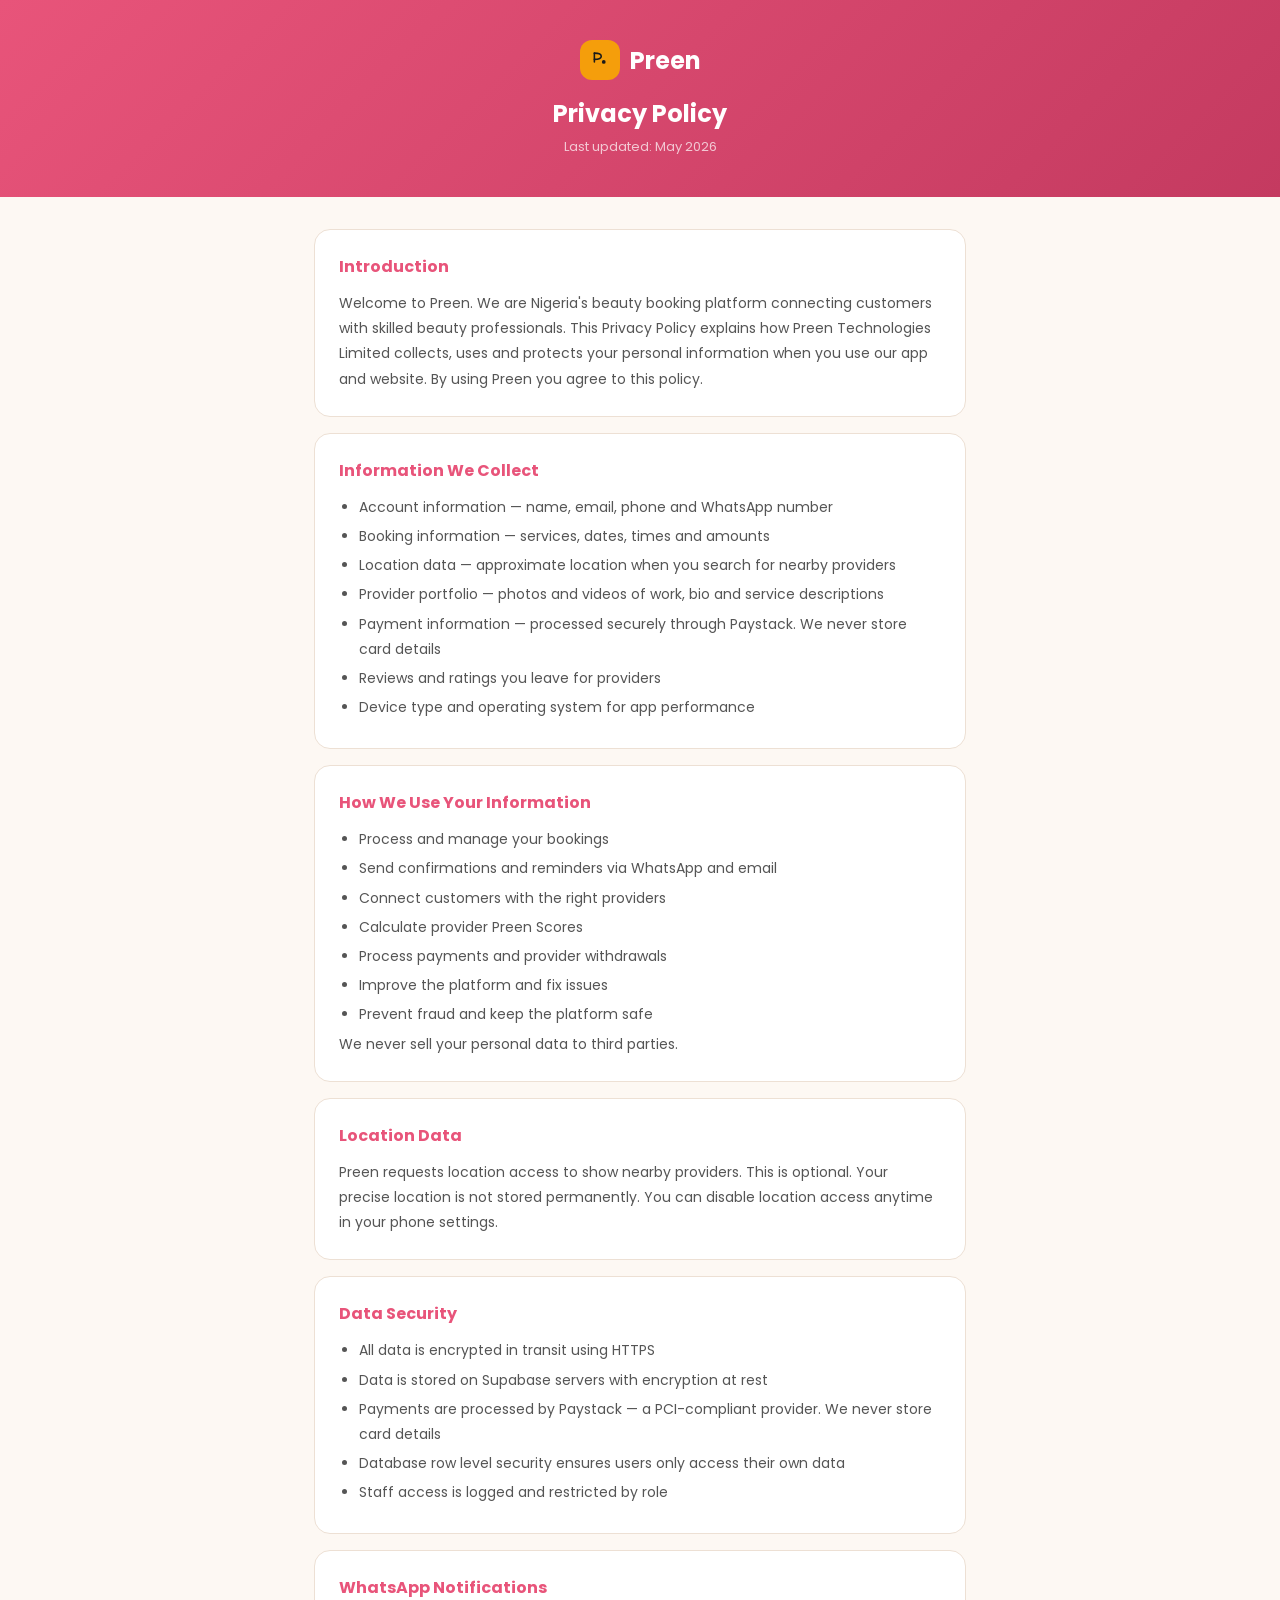
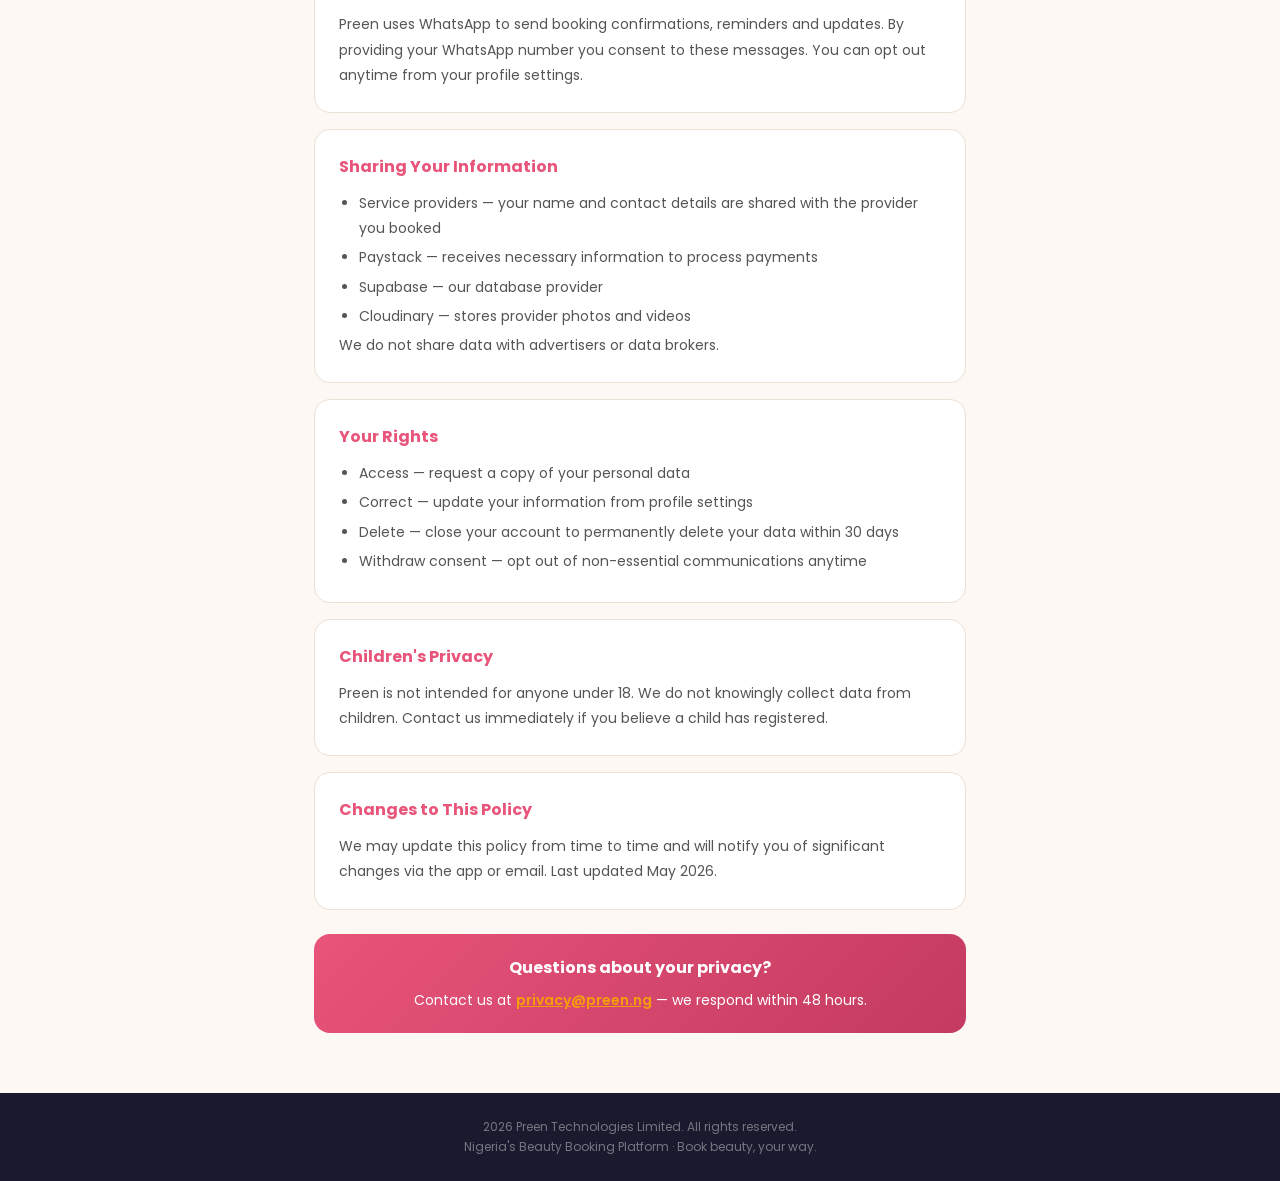
<file: privacy (1).html>
<!DOCTYPE html>
<html lang="en">
<head>
  <meta charset="UTF-8"/>
  <meta name="viewport" content="width=device-width, initial-scale=1.0"/>
  <title>Privacy Policy — Preen</title>
  <link href="https://fonts.googleapis.com/css2?family=Poppins:wght@400;500;600;700&display=swap" rel="stylesheet"/>
  <style>
    *{margin:0;padding:0;box-sizing:border-box;font-family:'Poppins',sans-serif;}
    body{background:#FDF8F3;color:#1A1A1A;}
    .header{background:linear-gradient(135deg,#E8547A,#C43A60);padding:40px 24px;text-align:center;}
    .logo{display:flex;align-items:center;justify-content:center;gap:10px;margin-bottom:16px;}
    .logo-icon{width:40px;height:40px;background:#F59E0B;border-radius:12px;display:flex;align-items:center;justify-content:center;}
    .logo-text{font-size:24px;font-weight:700;color:#fff;}
    .header h1{font-size:24px;font-weight:700;color:#fff;margin-bottom:6px;}
    .header p{font-size:13px;color:rgba(255,255,255,0.7);}
    .content{max-width:700px;margin:0 auto;padding:32px 24px 60px;}
    .section{background:#fff;border-radius:16px;padding:24px;margin-bottom:16px;border:1px solid #EDE0D4;}
    .section h2{font-size:16px;font-weight:700;color:#E8547A;margin-bottom:12px;}
    .section p{font-size:14px;color:#555;line-height:1.8;margin-bottom:10px;}
    .section p:last-child{margin-bottom:0;}
    .section ul{padding-left:20px;margin-top:8px;}
    .section ul li{font-size:14px;color:#555;line-height:1.8;margin-bottom:4px;}
    .footer{text-align:center;padding:24px;background:#1A1A2E;}
    .footer p{font-size:12px;color:rgba(255,255,255,0.4);line-height:1.7;}
    .contact-box{background:linear-gradient(135deg,#E8547A,#C43A60);border-radius:16px;padding:20px;text-align:center;margin-top:24px;}
    .contact-box p{color:#fff;font-size:14px;line-height:1.7;}
    .contact-box a{color:#F59E0B;font-weight:600;}
  </style>
</head>
<body>
<div class="header">
  <div class="logo">
    <div class="logo-icon">
      <svg width="20" height="20" viewBox="0 0 64 64" fill="none">
        <path d="M14 10 C14 10 14 30 14 38" stroke="#1A1A1A" stroke-width="5" stroke-linecap="round"/>
        <path d="M14 10 C14 10 36 10 36 20 C36 30 14 30 14 30" stroke="#1A1A1A" stroke-width="5" stroke-linecap="round" fill="none"/>
        <circle cx="44" cy="38" r="6" fill="#1A1A1A"/>
      </svg>
    </div>
    <div class="logo-text">Preen</div>
  </div>
  <h1>Privacy Policy</h1>
  <p>Last updated: May 2026</p>
</div>
<div class="content">
  <div class="section"><h2>Introduction</h2><p>Welcome to Preen. We are Nigeria's beauty booking platform connecting customers with skilled beauty professionals. This Privacy Policy explains how Preen Technologies Limited collects, uses and protects your personal information when you use our app and website. By using Preen you agree to this policy.</p></div>
  <div class="section"><h2>Information We Collect</h2><ul><li>Account information — name, email, phone and WhatsApp number</li><li>Booking information — services, dates, times and amounts</li><li>Location data — approximate location when you search for nearby providers</li><li>Provider portfolio — photos and videos of work, bio and service descriptions</li><li>Payment information — processed securely through Paystack. We never store card details</li><li>Reviews and ratings you leave for providers</li><li>Device type and operating system for app performance</li></ul></div>
  <div class="section"><h2>How We Use Your Information</h2><ul><li>Process and manage your bookings</li><li>Send confirmations and reminders via WhatsApp and email</li><li>Connect customers with the right providers</li><li>Calculate provider Preen Scores</li><li>Process payments and provider withdrawals</li><li>Improve the platform and fix issues</li><li>Prevent fraud and keep the platform safe</li></ul><p>We never sell your personal data to third parties.</p></div>
  <div class="section"><h2>Location Data</h2><p>Preen requests location access to show nearby providers. This is optional. Your precise location is not stored permanently. You can disable location access anytime in your phone settings.</p></div>
  <div class="section"><h2>Data Security</h2><ul><li>All data is encrypted in transit using HTTPS</li><li>Data is stored on Supabase servers with encryption at rest</li><li>Payments are processed by Paystack — a PCI-compliant provider. We never store card details</li><li>Database row level security ensures users only access their own data</li><li>Staff access is logged and restricted by role</li></ul></div>
  <div class="section"><h2>WhatsApp Notifications</h2><p>Preen uses WhatsApp to send booking confirmations, reminders and updates. By providing your WhatsApp number you consent to these messages. You can opt out anytime from your profile settings.</p></div>
  <div class="section"><h2>Sharing Your Information</h2><ul><li>Service providers — your name and contact details are shared with the provider you booked</li><li>Paystack — receives necessary information to process payments</li><li>Supabase — our database provider</li><li>Cloudinary — stores provider photos and videos</li></ul><p>We do not share data with advertisers or data brokers.</p></div>
  <div class="section"><h2>Your Rights</h2><ul><li>Access — request a copy of your personal data</li><li>Correct — update your information from profile settings</li><li>Delete — close your account to permanently delete your data within 30 days</li><li>Withdraw consent — opt out of non-essential communications anytime</li></ul></div>
  <div class="section"><h2>Children's Privacy</h2><p>Preen is not intended for anyone under 18. We do not knowingly collect data from children. Contact us immediately if you believe a child has registered.</p></div>
  <div class="section"><h2>Changes to This Policy</h2><p>We may update this policy from time to time and will notify you of significant changes via the app or email. Last updated May 2026.</p></div>
  <div class="contact-box">
    <p style="font-size:16px;font-weight:700;margin-bottom:8px;">Questions about your privacy?</p>
    <p>Contact us at <a href="mailto:privacy@preen.ng">privacy@preen.ng</a> — we respond within 48 hours.</p>
  </div>
</div>
<div class="footer"><p>2026 Preen Technologies Limited. All rights reserved.<br/>Nigeria's Beauty Booking Platform · Book beauty, your way.</p></div>
</body>
</html>
</file>
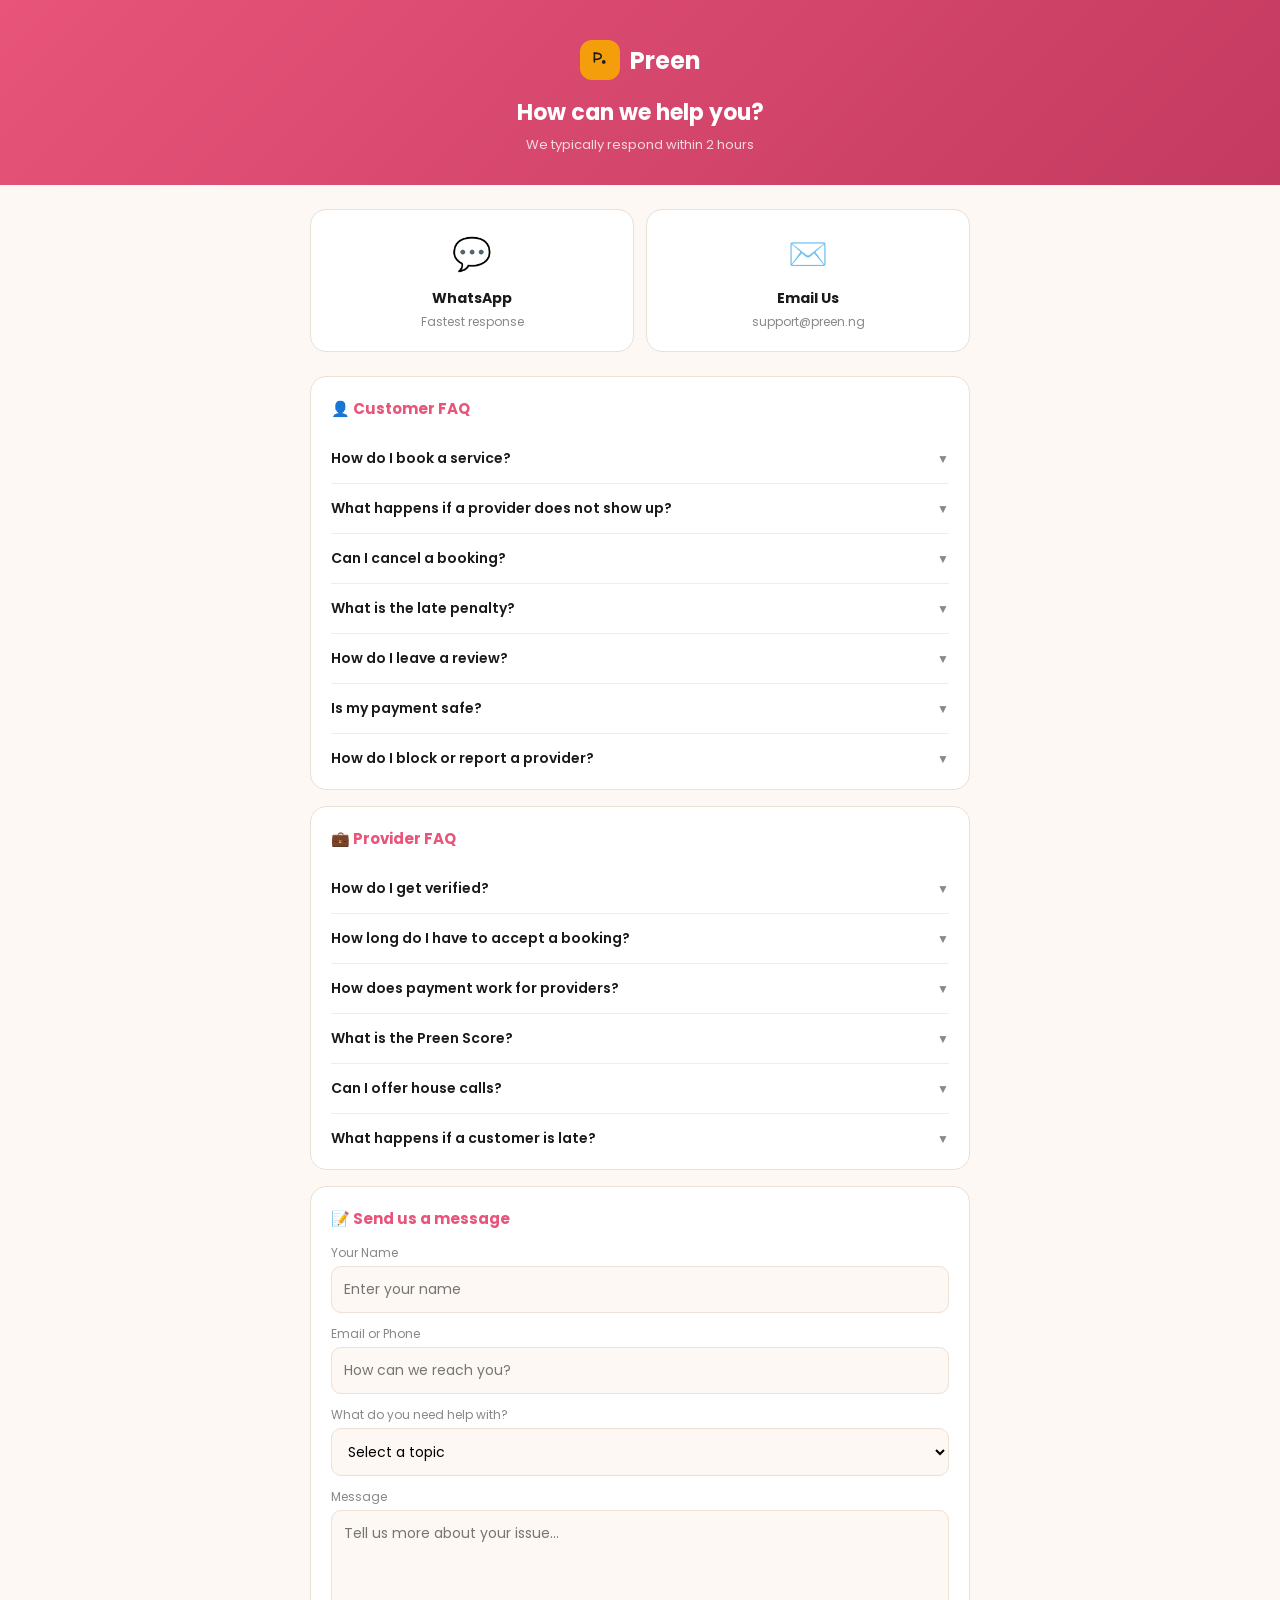
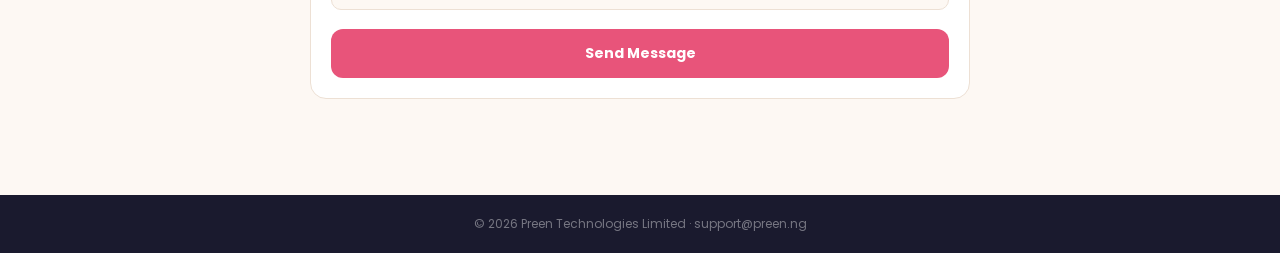
<file: support.html>
<!DOCTYPE html>
<html lang="en">
<head>
  <meta charset="UTF-8"/>
  <meta name="viewport" content="width=device-width, initial-scale=1.0"/>
  <title>Support — Preen</title>
  <link href="https://fonts.googleapis.com/css2?family=Poppins:wght@400;500;600;700&display=swap" rel="stylesheet"/>
  <style>
    *{margin:0;padding:0;box-sizing:border-box;font-family:'Poppins',sans-serif;}
    body{background:#FDF8F3;color:#1A1A1A;}
    .header{background:linear-gradient(135deg,#E8547A,#C43A60);padding:40px 24px 30px;text-align:center;}
    .logo{display:flex;align-items:center;justify-content:center;gap:10px;margin-bottom:16px;}
    .logo-icon{width:40px;height:40px;background:#F59E0B;border-radius:12px;display:flex;align-items:center;justify-content:center;}
    .logo-text{font-size:24px;font-weight:700;color:#fff;}
    .header h1{font-size:22px;font-weight:700;color:#fff;margin-bottom:6px;}
    .header p{font-size:13px;color:rgba(255,255,255,0.8);}
    .content{max-width:700px;margin:0 auto;padding:24px 20px 80px;}
    .contact-cards{display:grid;grid-template-columns:1fr 1fr;gap:12px;margin-bottom:24px;}
    .contact-card{background:#fff;border-radius:16px;padding:20px;text-align:center;border:1px solid #EDE0D4;cursor:pointer;text-decoration:none;display:block;}
    .contact-card:hover{transform:translateY(-2px);box-shadow:0 4px 20px rgba(0,0,0,0.08);}
    .contact-icon{font-size:32px;margin-bottom:10px;}
    .contact-title{font-size:14px;font-weight:700;color:#1A1A1A;margin-bottom:4px;}
    .contact-sub{font-size:12px;color:#888;}
    .section{background:#fff;border-radius:16px;padding:20px;margin-bottom:16px;border:1px solid #EDE0D4;}
    .section-title{font-size:15px;font-weight:700;color:#E8547A;margin-bottom:14px;}
    .faq-item{border-bottom:1px solid #F3EBE4;padding:14px 0;cursor:pointer;}
    .faq-item:last-child{border-bottom:none;padding-bottom:0;}
    .faq-q{font-size:14px;font-weight:600;color:#1A1A1A;display:flex;justify-content:space-between;align-items:center;gap:10px;}
    .faq-a{font-size:13px;color:#666;line-height:1.7;margin-top:10px;display:none;}
    .faq-item.open .faq-a{display:block;}
    .faq-item.open .faq-arrow{transform:rotate(180deg);}
    .faq-arrow{transition:transform 0.2s;flex-shrink:0;font-size:12px;color:#888;}
    .footer{text-align:center;padding:20px;background:#1A1A2E;}
    .footer p{font-size:12px;color:rgba(255,255,255,0.4);}
    @media(max-width:480px){.contact-cards{grid-template-columns:1fr 1fr;}}
  </style>
</head>
<body>

<div class="header">
  <div class="logo">
    <div class="logo-icon">
      <svg width="20" height="20" viewBox="0 0 64 64" fill="none">
        <path d="M14 10 C14 10 14 30 14 38" stroke="#1A1A1A" stroke-width="5" stroke-linecap="round"/>
        <path d="M14 10 C14 10 36 10 36 20 C36 30 14 30 14 30" stroke="#1A1A1A" stroke-width="5" stroke-linecap="round" fill="none"/>
        <circle cx="44" cy="38" r="6" fill="#1A1A1A"/>
      </svg>
    </div>
    <div class="logo-text">Preen</div>
  </div>
  <h1>How can we help you?</h1>
  <p>We typically respond within 2 hours</p>
</div>

<div class="content">

  <!-- CONTACT OPTIONS -->
  <div class="contact-cards">
    <a href="https://wa.me/2348000000000?text=Hi Preen Support, I need help with:" class="contact-card" target="_blank">
      <div class="contact-icon">💬</div>
      <div class="contact-title">WhatsApp</div>
      <div class="contact-sub">Fastest response</div>
    </a>
    <a href="mailto:support@preen.ng?subject=Support Request" class="contact-card" target="_blank">
      <div class="contact-icon">✉️</div>
      <div class="contact-title">Email Us</div>
      <div class="contact-sub">support@preen.ng</div>
    </a>
  </div>

  <!-- CUSTOMER FAQ -->
  <div class="section">
    <div class="section-title">👤 Customer FAQ</div>

    <div class="faq-item" onclick="toggleFaq(this)">
      <div class="faq-q">How do I book a service? <span class="faq-arrow">▼</span></div>
      <div class="faq-a">Search for a provider, tap their profile, choose a service, pick a date and time, and confirm your booking. The provider has 15 minutes to accept. Once accepted you will be prompted to pay to secure your slot.</div>
    </div>

    <div class="faq-item" onclick="toggleFaq(this)">
      <div class="faq-q">What happens if a provider does not show up? <span class="faq-arrow">▼</span></div>
      <div class="faq-a">You are fully protected. If a provider no-shows you get a full automatic refund. No questions asked. Report the provider through the app so we can take action.</div>
    </div>

    <div class="faq-item" onclick="toggleFaq(this)">
      <div class="faq-q">Can I cancel a booking? <span class="faq-arrow">▼</span></div>
      <div class="faq-a">Yes. Go to My Bookings and tap Cancel on your booking. Cancellations made more than 2 hours before the appointment are fully refunded. Late cancellations may incur a small fee.</div>
    </div>

    <div class="faq-item" onclick="toggleFaq(this)">
      <div class="faq-q">What is the late penalty? <span class="faq-arrow">▼</span></div>
      <div class="faq-a">If you arrive more than 15 minutes late to your appointment a 50% late fee applies. This protects providers who have blocked out time for you.</div>
    </div>

    <div class="faq-item" onclick="toggleFaq(this)">
      <div class="faq-q">How do I leave a review? <span class="faq-arrow">▼</span></div>
      <div class="faq-a">After your service is marked as completed go to My Bookings and tap Leave Review. You can leave an anonymous review if you prefer.</div>
    </div>

    <div class="faq-item" onclick="toggleFaq(this)">
      <div class="faq-q">Is my payment safe? <span class="faq-arrow">▼</span></div>
      <div class="faq-a">Yes. All payments are processed by Paystack — Nigeria's most trusted payment provider. Preen never stores your card details. Your money is held securely and only released to the provider after your service is completed.</div>
    </div>

    <div class="faq-item" onclick="toggleFaq(this)">
      <div class="faq-q">How do I block or report a provider? <span class="faq-arrow">▼</span></div>
      <div class="faq-a">Go to the provider's profile, tap the ••• button in the tabs, and choose Report or Block. Reports are reviewed by our team within 24 hours.</div>
    </div>
  </div>

  <!-- PROVIDER FAQ -->
  <div class="section">
    <div class="section-title">💼 Provider FAQ</div>

    <div class="faq-item" onclick="toggleFaq(this)">
      <div class="faq-q">How do I get verified? <span class="faq-arrow">▼</span></div>
      <div class="faq-a">Sign up, complete your profile, and upload at least one skill with a photo. Adding a skill video speeds up verification. Our team reviews and verifies you within 24 hours.</div>
    </div>

    <div class="faq-item" onclick="toggleFaq(this)">
      <div class="faq-q">How long do I have to accept a booking? <span class="faq-arrow">▼</span></div>
      <div class="faq-a">You have 15 minutes to accept or decline each booking request. After 15 minutes the booking auto-declines and the customer is notified. We recommend turning on WhatsApp notifications so you never miss a request.</div>
    </div>

    <div class="faq-item" onclick="toggleFaq(this)">
      <div class="faq-q">How does payment work for providers? <span class="faq-arrow">▼</span></div>
      <div class="faq-a">When a customer pays for a booking the money is held securely by Preen. After the service is completed the payment is released to your withdrawal account minus Preen's 10% platform fee. You can withdraw anytime your balance is above ₦1,000.</div>
    </div>

    <div class="faq-item" onclick="toggleFaq(this)">
      <div class="faq-q">What is the Preen Score? <span class="faq-arrow">▼</span></div>
      <div class="faq-a">Your Preen Score is calculated from your ratings, booking completion rate, response time and how long you have been on the platform. A higher score means better visibility in search results and the leaderboard.</div>
    </div>

    <div class="faq-item" onclick="toggleFaq(this)">
      <div class="faq-q">Can I offer house calls? <span class="faq-arrow">▼</span></div>
      <div class="faq-a">Yes. Enable house calls from your profile settings. Customers can request you come to their location. You set your travel fee and decide which requests to accept.</div>
    </div>

    <div class="faq-item" onclick="toggleFaq(this)">
      <div class="faq-q">What happens if a customer is late? <span class="faq-arrow">▼</span></div>
      <div class="faq-a">If a customer is more than 15 minutes late a 50% late fee is automatically charged to them. This protects your time. You can still choose to cancel the appointment if they are too late.</div>
    </div>
  </div>

  <!-- CONTACT FORM -->
  <div class="section">
    <div class="section-title">📝 Send us a message</div>
    <div style="display:flex;flex-direction:column;gap:12px;">
      <div>
        <label style="font-size:12px;color:#888;display:block;margin-bottom:4px;">Your Name</label>
        <input type="text" id="support-name" placeholder="Enter your name" style="width:100%;background:#FDF8F3;border:1.5px solid #EDE0D4;border-radius:10px;padding:12px;font-size:14px;font-family:Poppins,sans-serif;outline:none;"/>
      </div>
      <div>
        <label style="font-size:12px;color:#888;display:block;margin-bottom:4px;">Email or Phone</label>
        <input type="text" id="support-contact" placeholder="How can we reach you?" style="width:100%;background:#FDF8F3;border:1.5px solid #EDE0D4;border-radius:10px;padding:12px;font-size:14px;font-family:Poppins,sans-serif;outline:none;"/>
      </div>
      <div>
        <label style="font-size:12px;color:#888;display:block;margin-bottom:4px;">What do you need help with?</label>
        <select id="support-topic" style="width:100%;background:#FDF8F3;border:1.5px solid #EDE0D4;border-radius:10px;padding:12px;font-size:14px;font-family:Poppins,sans-serif;outline:none;">
          <option value="">Select a topic</option>
          <option>Booking issue</option>
          <option>Payment problem</option>
          <option>Provider verification</option>
          <option>Account access</option>
          <option>Refund request</option>
          <option>Report a provider</option>
          <option>Technical bug</option>
          <option>Other</option>
        </select>
      </div>
      <div>
        <label style="font-size:12px;color:#888;display:block;margin-bottom:4px;">Message</label>
        <textarea id="support-message" placeholder="Tell us more about your issue..." style="width:100%;background:#FDF8F3;border:1.5px solid #EDE0D4;border-radius:10px;padding:12px;font-size:14px;font-family:Poppins,sans-serif;outline:none;resize:none;height:100px;"></textarea>
      </div>
      <button onclick="submitSupportTicket()" style="width:100%;background:#E8547A;color:#fff;border:none;border-radius:12px;padding:14px;font-size:14px;font-weight:700;font-family:Poppins,sans-serif;cursor:pointer;">Send Message</button>
    </div>
  </div>

</div>

<div class="footer"><p>© 2026 Preen Technologies Limited · support@preen.ng</p></div>

<script>
function toggleFaq(el) {
  el.classList.toggle('open');
}

function submitSupportTicket() {
  const name = document.getElementById('support-name').value.trim();
  const contact = document.getElementById('support-contact').value.trim();
  const topic = document.getElementById('support-topic').value;
  const message = document.getElementById('support-message').value.trim();

  if (!name || !contact || !topic || !message) {
    alert('Please fill in all fields.');
    return;
  }

  // Open WhatsApp with pre-filled message
  const text = 'Support Request from ' + name + '\nContact: ' + contact + '\nTopic: ' + topic + '\nMessage: ' + message;
  window.open('https://wa.me/2348000000000?text=' + encodeURIComponent(text), '_blank');

  // Clear form
  document.getElementById('support-name').value = '';
  document.getElementById('support-contact').value = '';
  document.getElementById('support-topic').value = '';
  document.getElementById('support-message').value = '';

  alert('Message sent! We will get back to you within 2 hours.');
}
</script>
</body>
</html>
</file>
